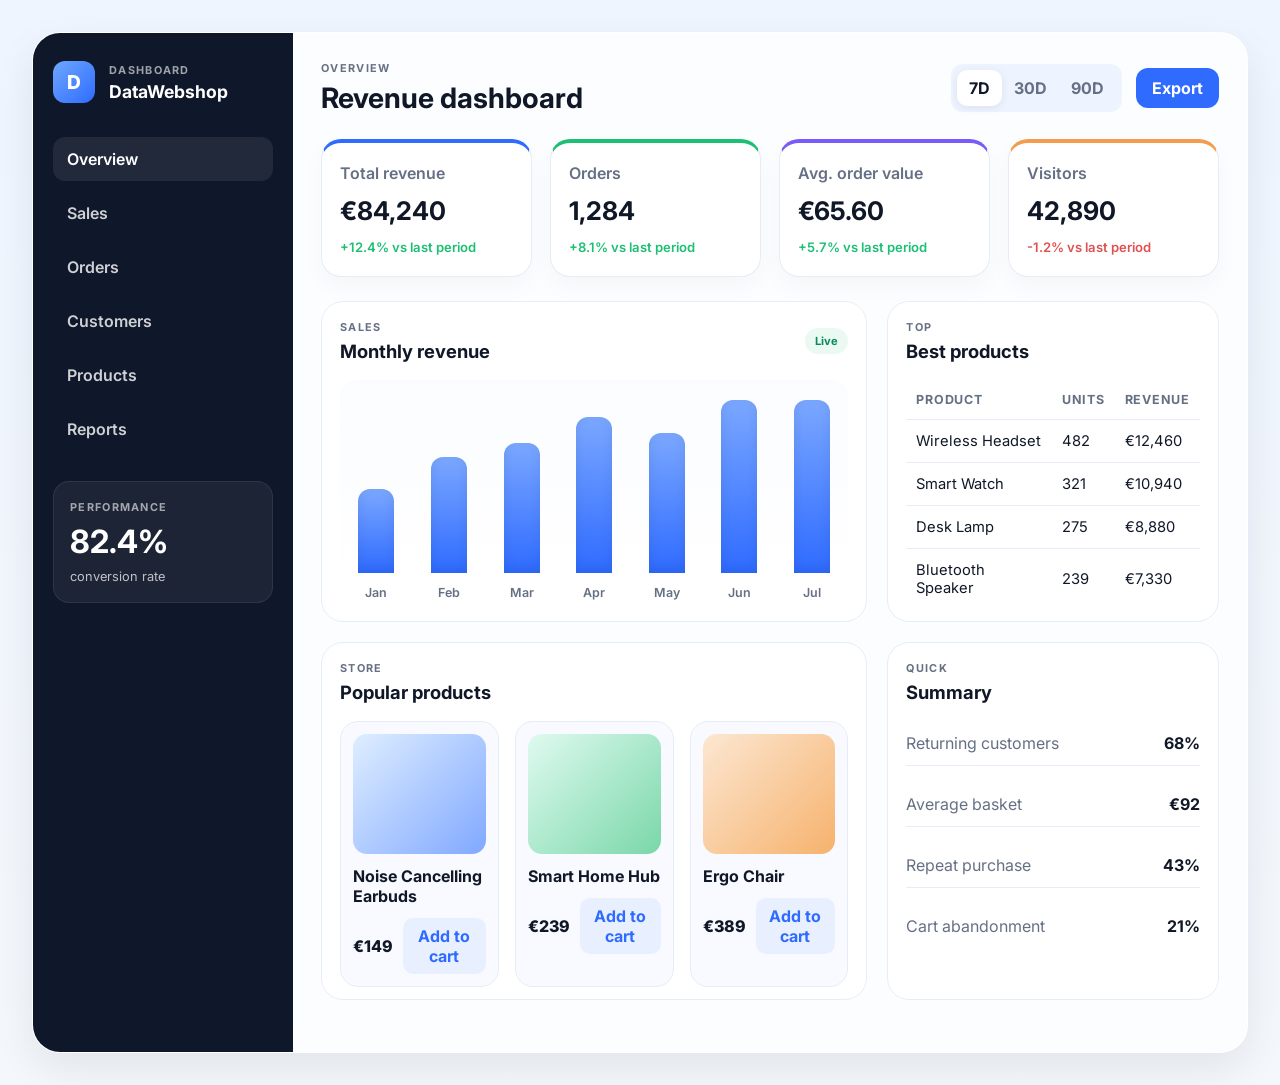
<file: index.html>
<!DOCTYPE html>
<html lang="en">
  <head>
    <meta charset="UTF-8" />
    <meta name="viewport" content="width=device-width, initial-scale=1.0" />
    <title>Data Webshop Dashboard</title>
    <link rel="preconnect" href="https://fonts.googleapis.com" />
    <link rel="preconnect" href="https://fonts.gstatic.com" crossorigin />
    <link href="https://fonts.googleapis.com/css2?family=Inter:wght@400;500;600;700;800&display=swap" rel="stylesheet" />
    <link rel="stylesheet" href="styles.css" />
  </head>
  <body>
    <div class="app-shell">
      <aside class="sidebar">
        <div class="brand">
          <div class="brand-mark">D</div>
          <div>
            <p class="eyebrow">Dashboard</p>
            <h1>DataWebshop</h1>
          </div>
        </div>

        <nav class="nav">
          <button class="nav-item active">Overview</button>
          <button class="nav-item">Sales</button>
          <button class="nav-item">Orders</button>
          <button class="nav-item">Customers</button>
          <button class="nav-item">Products</button>
          <button class="nav-item">Reports</button>
        </nav>

        <div class="sidebar-card">
          <p class="eyebrow">Performance</p>
          <strong>82.4%</strong>
          <span>conversion rate</span>
        </div>
      </aside>

      <main class="main-panel">
        <header class="topbar">
          <div>
            <p class="eyebrow">Overview</p>
            <h2>Revenue dashboard</h2>
          </div>

          <div class="topbar-controls">
            <div class="range-picker">
              <button class="range-btn active" data-range="7">7D</button>
              <button class="range-btn" data-range="30">30D</button>
              <button class="range-btn" data-range="90">90D</button>
            </div>
            <button class="primary-btn">Export</button>
          </div>
        </header>

        <section class="stats-grid">
          <article class="stat-card accent-blue">
            <p>Total revenue</p>
            <h3 data-metric="revenue">€84,240</h3>
            <span class="delta positive">+12.4% vs last period</span>
          </article>

          <article class="stat-card accent-green">
            <p>Orders</p>
            <h3 data-metric="orders">1,284</h3>
            <span class="delta positive">+8.1% vs last period</span>
          </article>

          <article class="stat-card accent-purple">
            <p>Avg. order value</p>
            <h3 data-metric="aov">€65.60</h3>
            <span class="delta positive">+5.7% vs last period</span>
          </article>

          <article class="stat-card accent-orange">
            <p>Visitors</p>
            <h3 data-metric="visitors">42,890</h3>
            <span class="delta negative">-1.2% vs last period</span>
          </article>
        </section>

        <section class="content-grid">
          <div class="panel chart-panel">
            <div class="panel-header">
              <div>
                <p class="eyebrow">Sales</p>
                <h3>Monthly revenue</h3>
              </div>
              <span class="chip">Live</span>
            </div>

            <div class="bar-chart" aria-label="Revenue chart">
              <div class="bar-group"><span class="bar" style="--value: 42%"></span><label>Jan</label></div>
              <div class="bar-group"><span class="bar" style="--value: 58%"></span><label>Feb</label></div>
              <div class="bar-group"><span class="bar" style="--value: 65%"></span><label>Mar</label></div>
              <div class="bar-group"><span class="bar" style="--value: 78%"></span><label>Apr</label></div>
              <div class="bar-group"><span class="bar" style="--value: 70%"></span><label>May</label></div>
              <div class="bar-group"><span class="bar" style="--value: 88%"></span><label>Jun</label></div>
              <div class="bar-group"><span class="bar" style="--value: 95%"></span><label>Jul</label></div>
            </div>
          </div>

          <div class="panel table-panel">
            <div class="panel-header">
              <div>
                <p class="eyebrow">Top</p>
                <h3>Best products</h3>
              </div>
            </div>

            <table>
              <thead>
                <tr>
                  <th>Product</th>
                  <th>Units</th>
                  <th>Revenue</th>
                </tr>
              </thead>
              <tbody>
                <tr>
                  <td>Wireless Headset</td>
                  <td>482</td>
                  <td>€12,460</td>
                </tr>
                <tr>
                  <td>Smart Watch</td>
                  <td>321</td>
                  <td>€10,940</td>
                </tr>
                <tr>
                  <td>Desk Lamp</td>
                  <td>275</td>
                  <td>€8,880</td>
                </tr>
                <tr>
                  <td>Bluetooth Speaker</td>
                  <td>239</td>
                  <td>€7,330</td>
                </tr>
              </tbody>
            </table>
          </div>
        </section>

        <section class="bottom-grid">
          <div class="panel">
            <div class="panel-header">
              <div>
                <p class="eyebrow">Store</p>
                <h3>Popular products</h3>
              </div>
            </div>

            <div class="product-grid">
              <article class="product-card">
                <div class="product-image image-one"></div>
                <h4>Noise Cancelling Earbuds</h4>
                <div class="product-meta">
                  <span>€149</span>
                  <button>Add to cart</button>
                </div>
              </article>

              <article class="product-card">
                <div class="product-image image-two"></div>
                <h4>Smart Home Hub</h4>
                <div class="product-meta">
                  <span>€239</span>
                  <button>Add to cart</button>
                </div>
              </article>

              <article class="product-card">
                <div class="product-image image-three"></div>
                <h4>Ergo Chair</h4>
                <div class="product-meta">
                  <span>€389</span>
                  <button>Add to cart</button>
                </div>
              </article>
            </div>
          </div>

          <div class="panel summary-panel">
            <div class="panel-header">
              <div>
                <p class="eyebrow">Quick</p>
                <h3>Summary</h3>
              </div>
            </div>

            <div class="summary-list">
              <div class="summary-row">
                <span>Returning customers</span>
                <strong>68%</strong>
              </div>
              <div class="summary-row">
                <span>Average basket</span>
                <strong>€92</strong>
              </div>
              <div class="summary-row">
                <span>Repeat purchase</span>
                <strong>43%</strong>
              </div>
              <div class="summary-row">
                <span>Cart abandonment</span>
                <strong>21%</strong>
              </div>
            </div>
          </div>
        </section>
      </main>
    </div>

    <script src="script.js"></script>
  </body>
</html>
</file>
<file: styles.css>
:root {
  --bg: #f4f7fb;
  --panel: #ffffff;
  --panel-strong: #eef4ff;
  --line: #e7edf6;
  --text: #101828;
  --muted: #667085;
  --blue: #2f6bff;
  --green: #1dbf73;
  --purple: #7a5af8;
  --orange: #f39c4f;
  --shadow: 0 16px 40px rgba(15, 23, 42, 0.08);
}

* {
  box-sizing: border-box;
}

html, body {
  margin: 0;
  min-height: 100%;
  font-family: "Inter", sans-serif;
  background: linear-gradient(180deg, #eef5ff 0%, var(--bg) 100%);
  color: var(--text);
}

body {
  display: flex;
  justify-content: center;
  align-items: flex-start;
  padding: 32px;
}

button {
  font: inherit;
}

.app-shell {
  width: min(1400px, 100%);
  min-height: 900px;
  display: grid;
  grid-template-columns: 260px minmax(0, 1fr);
  background: rgba(255, 255, 255, 0.75);
  border: 1px solid rgba(255, 255, 255, 0.9);
  border-radius: 28px;
  box-shadow: var(--shadow);
  backdrop-filter: blur(8px);
  overflow: hidden;
}

.sidebar {
  background: #0f172a;
  color: white;
  padding: 28px 20px;
}

.brand {
  display: flex;
  align-items: center;
  gap: 14px;
  margin-bottom: 34px;
}

.brand-mark {
  width: 42px;
  height: 42px;
  border-radius: 12px;
  display: grid;
  place-items: center;
  background: linear-gradient(135deg, #6ea8fe, #2f6bff);
  font-weight: 800;
  font-size: 1.2rem;
}

.brand h1 {
  margin: 4px 0 0;
  font-size: 1.1rem;
  font-weight: 700;
}

.eyebrow {
  margin: 0;
  color: var(--muted);
  text-transform: uppercase;
  letter-spacing: 0.12em;
  font-size: 0.68rem;
  font-weight: 700;
}

.sidebar .eyebrow {
  color: rgba(255, 255, 255, 0.6);
}

.nav {
  display: flex;
  flex-direction: column;
  gap: 10px;
}

.nav-item {
  background: transparent;
  border: none;
  color: rgba(255, 255, 255, 0.8);
  text-align: left;
  padding: 12px 14px;
  border-radius: 12px;
  font-weight: 600;
  cursor: pointer;
  transition: 0.2s ease;
}

.nav-item:hover,
.nav-item.active {
  background: rgba(255, 255, 255, 0.08);
  color: white;
}

.sidebar-card {
  margin-top: 30px;
  background: rgba(255, 255, 255, 0.06);
  border: 1px solid rgba(255, 255, 255, 0.08);
  border-radius: 16px;
  padding: 18px 16px;
  display: flex;
  flex-direction: column;
  gap: 8px;
}

.sidebar-card strong {
  font-size: 2rem;
}

.sidebar-card span {
  color: rgba(255, 255, 255, 0.72);
  font-size: 0.8rem;
}

.main-panel {
  padding: 28px 28px 32px;
}

.topbar {
  display: flex;
  justify-content: space-between;
  align-items: center;
  gap: 16px;
  margin-bottom: 24px;
}

.topbar h2 {
  margin: 6px 0 0;
  font-size: clamp(1.6rem, 2.2vw, 2.2rem);
}

.topbar-controls {
  display: flex;
  align-items: center;
  gap: 14px;
}

.range-picker {
  display: inline-flex;
  background: #edf3ff;
  border-radius: 12px;
  padding: 6px;
}

.range-btn {
  border: none;
  background: transparent;
  color: var(--muted);
  padding: 8px 12px;
  border-radius: 10px;
  font-weight: 700;
  cursor: pointer;
}

.range-btn.active {
  background: white;
  color: var(--text);
  box-shadow: 0 2px 8px rgba(15, 23, 42, 0.08);
}

.primary-btn {
  background: var(--blue);
  color: white;
  border: none;
  border-radius: 12px;
  padding: 10px 16px;
  font-weight: 700;
  cursor: pointer;
}

.stats-grid {
  display: grid;
  grid-template-columns: repeat(4, minmax(0, 1fr));
  gap: 18px;
  margin-bottom: 24px;
}

.stat-card {
  border: 1px solid var(--line);
  border-radius: 20px;
  background: var(--panel);
  padding: 20px 18px;
  box-shadow: 0 10px 24px rgba(15, 23, 42, 0.03);
}

.stat-card p {
  margin: 0 0 12px;
  color: var(--muted);
  font-weight: 600;
}

.stat-card h3 {
  margin: 0 0 10px;
  font-size: clamp(1.45rem, 2vw, 2rem);
}

.delta {
  display: inline-block;
  font-size: 0.82rem;
  font-weight: 600;
}

.delta.positive {
  color: var(--green);
}

.delta.negative {
  color: #e05252;
}

.accent-blue {
  border-top: 4px solid var(--blue);
}

.accent-green {
  border-top: 4px solid var(--green);
}

.accent-purple {
  border-top: 4px solid var(--purple);
}

.accent-orange {
  border-top: 4px solid var(--orange);
}

.content-grid,
.bottom-grid {
  display: grid;
  grid-template-columns: minmax(0, 1.4fr) minmax(320px, 0.85fr);
  gap: 20px;
  margin-bottom: 20px;
}

.panel {
  background: var(--panel);
  border: 1px solid var(--line);
  border-radius: 22px;
  padding: 18px 18px 12px;
}

.panel-header {
  display: flex;
  justify-content: space-between;
  align-items: center;
  margin-bottom: 18px;
}

.panel-header h3 {
  margin: 6px 0 0;
  font-size: 1.15rem;
}

.chip {
  background: #eafaf3;
  color: #0a8a59;
  border-radius: 999px;
  padding: 6px 10px;
  font-size: 0.7rem;
  font-weight: 700;
}

.bar-chart {
  display: flex;
  align-items: flex-end;
  gap: 16px;
  height: 220px;
  padding: 20px 8px 0;
  border-radius: 16px;
  background: linear-gradient(180deg, rgba(47, 107, 255, 0.02), transparent);
}

.bar-group {
  flex: 1;
  display: flex;
  flex-direction: column;
  align-items: center;
  gap: 12px;
  height: 100%;
  justify-content: flex-end;
}

.bar {
  width: 100%;
  max-width: 36px;
  height: var(--value);
  background: linear-gradient(180deg, #7aa7ff 0%, var(--blue) 100%);
  border-radius: 12px 12px 0 0;
  box-shadow: inset 0 -4px 12px rgba(0, 0, 0, 0.08);
}

.bar-group label {
  color: var(--muted);
  font-size: 0.78rem;
  font-weight: 600;
}

table {
  width: 100%;
  border-collapse: collapse;
}

th, td {
  padding: 12px 10px;
  text-align: left;
  border-bottom: 1px solid var(--line);
  font-size: 0.92rem;
}

th {
  color: var(--muted);
  font-size: 0.78rem;
  font-weight: 700;
  text-transform: uppercase;
  letter-spacing: 0.06em;
}

tbody tr:last-child td {
  border-bottom: none;
}

.product-grid {
  display: grid;
  grid-template-columns: repeat(3, minmax(0, 1fr));
  gap: 16px;
}

.product-card {
  background: #f8faff;
  border: 1px solid var(--line);
  border-radius: 18px;
  padding: 12px;
}

.product-image {
  height: 120px;
  border-radius: 14px;
  margin-bottom: 12px;
  background-size: cover;
  background-position: center;
}

.image-one {
  background: linear-gradient(135deg, #dfeeff, #80a8ff);
}

.image-two {
  background: linear-gradient(135deg, #dffaf0, #7ad7a9);
}

.image-three {
  background: linear-gradient(135deg, #fce7d2, #f6b26d);
}

.product-card h4 {
  margin: 0 0 12px;
  font-size: 1rem;
}

.product-meta {
  display: flex;
  justify-content: space-between;
  align-items: center;
  gap: 10px;
}

.product-meta span {
  font-weight: 800;
}

.product-meta button {
  border: none;
  background: #e8f0ff;
  color: var(--blue);
  padding: 8px 10px;
  border-radius: 10px;
  font-weight: 700;
  cursor: pointer;
}

.summary-list {
  display: flex;
  flex-direction: column;
  gap: 16px;
  margin-top: 8px;
}

.summary-row {
  display: flex;
  justify-content: space-between;
  gap: 16px;
  padding: 12px 0;
  border-bottom: 1px solid var(--line);
}

.summary-row:last-child {
  border-bottom: none;
}

.summary-row span {
  color: var(--muted);
}

@media (max-width: 980px) {
  body {
    padding: 16px;
  }

  .app-shell {
    grid-template-columns: 1fr;
  }

  .sidebar {
    padding-bottom: 8px;
  }

  .stats-grid,
  .content-grid,
  .bottom-grid,
  .product-grid {
    grid-template-columns: 1fr 1fr;
  }
}

@media (max-width: 640px) {
  .stats-grid,
  .content-grid,
  .bottom-grid,
  .product-grid {
    grid-template-columns: 1fr;
  }

  .topbar {
    flex-direction: column;
    align-items: flex-start;
  }

  .topbar-controls {
    width: 100%;
    justify-content: space-between;
  }
}
</file>
